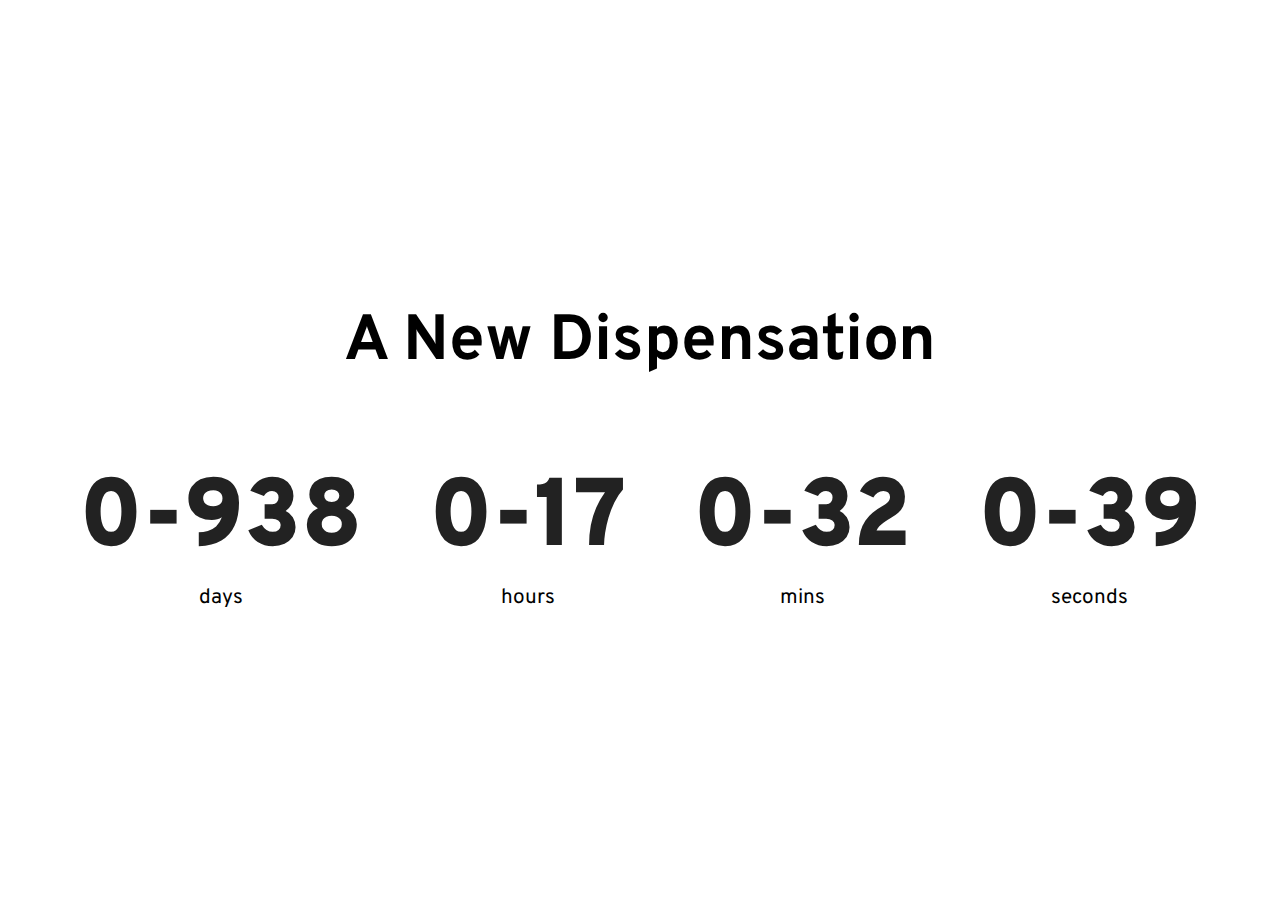
<file: 1/index.html>
<!DOCTYPE html>
<html lang="en">
<head>
  <meta charset="UTF-8">
  <meta http-equiv="X-UA-Compatible" content="IE=edge">
  <meta name="viewport" content="width=device-width, initial-scale=1.0">
  <link rel="stylesheet" href="style.css">
  <title>Document</title>
</head>
<body>
  <h1>A New Dispensation</h1>
  <div class="countdown-container">
    <div class="countdown-el days-c">
      <p class="big-text" id="days">0</p>
      <span>days</span>
    </div>
    <div class="countdown-el hours-c">
      <p class="big-text" id="hours">0</p>
      <span>hours</span>
    </div>
    <div class="countdown-el mins-c">
      <p class="big-text" id="mins">0</p>
      <span>mins</span>
    </div>
    <div class="countdown-el seconds-c">
      <p class="big-text" id="seconds">0</p>
      <span>seconds</span>
    </div>
  </div>
  <script src="script.js"></script>
</body>
</html>
</file>
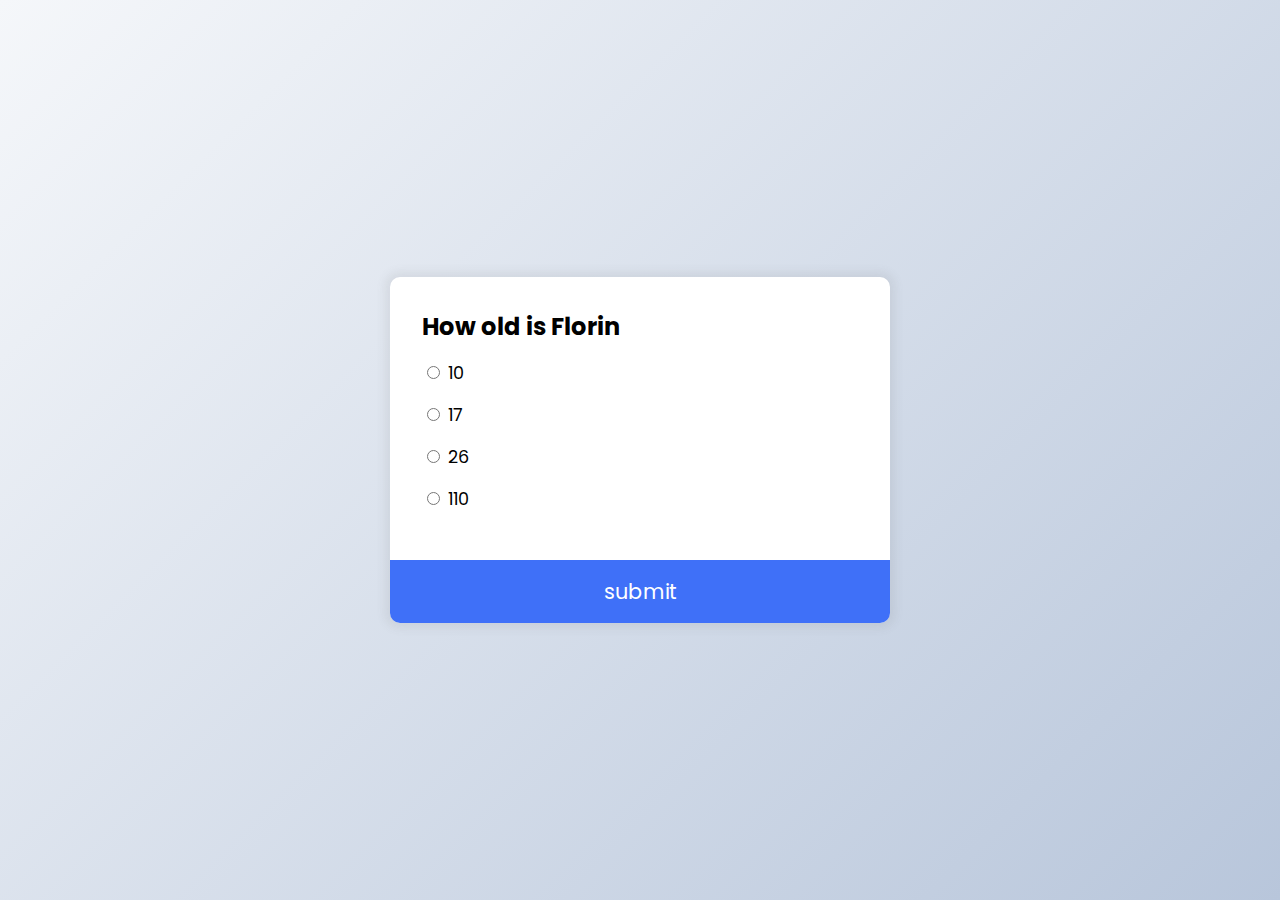
<file: 2/index.html>
<!DOCTYPE html>
<html lang="en">
  <head>
    <meta charset="UTF-8" />
    <meta http-equiv="X-UA-Compatible" content="IE=edge" />
    <meta name="viewport" content="width=device-width, initial-scale=1.0" />
    <link rel="stylesheet" href="style.css" />
    <title>Document</title>
  </head>
  <body>
    <div class="wrapper">
      <div class="quiz-container">
        <div class="quiz-header">
        <h2 id="question">Qusetion Text</h2>
        <ul>
          <li>
            <input type="radio" id="a" name="'answer" />
            <label id="a_text" for="a">Qusetion</label>
          </li>
          <li>
            <input type="radio" id="b" name="'answer" />
            <label id="b_text" for="b">Qusetion</label>
          </li>
          <li>
            <input type="radio" id="c" name="'answer" />
            <label id="c_text" for="c">Qusetion</label>
          </li>
          <li>
            <input type="radio" id="d" name="'answer" />
            <label id="d_text" for="d">Qusetion</label>
          </li>
        </ul>
      </div>
      <button id="submit">submit</button>
      </div>
    </div>
    <script src="script.js"></script>
  </body>
</html>
</file>
<file: 1/style.css>
@import url('https://fonts.googleapis.com/css2?family=Overpass:wght@100;200;300;400;500;600;700;800;900&display=swap');

* {
  box-sizing: border-box;
}

body {
  font-family: "Overpass", sans-serif;
  margin: 0;
  background-image: url('https://cdn.pixabay.com/photo/2021/02/26/01/48/shanghai-6050481_960_720.jpg');
  min-height: 100vh;
  background-size: cover;
  background-position: center center;
  display: flex;
  flex-direction: column;
  align-items: center;
  justify-content: center;
}

h1 {
  font-weight: bold;
  font-size: 4rem;
}

.countdown-container {
  display: flex;
  flex-wrap: wrap;
  justify-content: center;
}

.big-text {
  font-weight: 900;
  font-size: 6rem;
  line-height: 1;
  margin: 1rem 0.2rem;
  color: #222;
}

.countdown-el {
  text-align: center;
  margin: 30px;
}

.countdown-el span {
  font-size: 1.3rem;
}
</file>
<file: 2/style.css>
@import url("https://fonts.googleapis.com/css2?family=Poppins:wght@100;200;300;400;500;600;700;800;900&family=Source+Sans+Pro:ital,wght@0,400;0,900;1,200;1,400;1,600&display=swap");

* {
  box-sizing: border-box;
}

body {
  font-family: "Poppins", sans-serif;
  margin: 0;
  background-color: #b8c6db;
  background-image: linear-gradient(315deg, #b8c6db, #f5f7fa 100%);
  min-height: 100vh;
}

h2 {
  margin: 0;
}

.wrapper {
  display: flex;
  justify-content: center;
  align-items: center;
  min-height: 100vh;
}

.quiz-container {
  background-color: #fff;
  width: 500px;
  border-radius: 10px;
  box-shadow: 0 0 10px 5px rgba(100, 100, 100, 0.1);
}

.quiz-header {
  padding: 2rem;
}

ul {
  list-style: none;
  padding: 0;
}

ul li {
  font-size: 1.1rem;
  margin: 1rem 0;
}

ul li label {
  cursor: pointer;
}

button {
  background-color: #3f70f8;
  display: block;
  width: 100%;
  color: #fff;
  padding: 2rem;
  font-family: inherit;
  border: none;
  font-size: 1.3rem;
  padding: 1rem;
  border-radius: 0 0 10px 10px;
}

button:hover {
  background-color: #2647a1;
  cursor: pointer;
}
</file>
